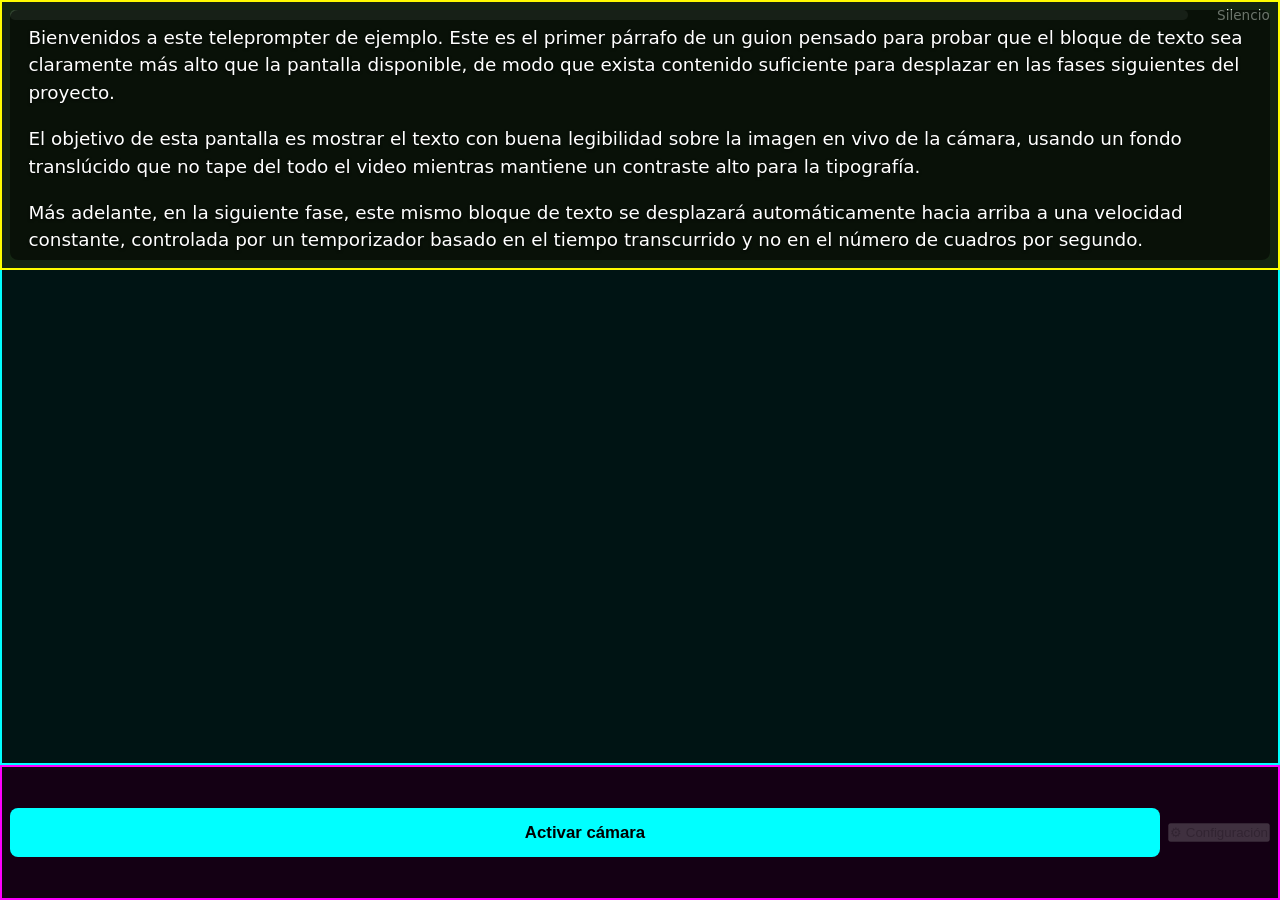
<file: index.html>
<!DOCTYPE html>
<html lang="es">
<head>
  <meta charset="UTF-8">
  <meta name="viewport" content="width=device-width, initial-scale=1, viewport-fit=cover">
  <meta name="apple-mobile-web-app-capable" content="yes">
  <meta name="apple-mobile-web-app-status-bar-style" content="black-translucent">
  <meta name="apple-mobile-web-app-title" content="Teleprompter">
  <link rel="manifest" href="manifest.json">
  <link rel="apple-touch-icon" href="apple-touch-icon.png">
  <link rel="icon" href="icons/icon-192.png">
  <title>Teleprompter</title>
  <link rel="stylesheet" href="css/estilos.css">
</head>
<body>
  <div id="zona-camara">
    <video id="video-camara" autoplay playsinline muted></video>
    <p id="mensaje-camara" role="alert" hidden></p>
    <span id="indicador-grabando" hidden>● Grabando</span>
  </div>
  <div id="zona-texto">
    <div id="teleprompter-contenedor">
      <div id="teleprompter-texto"></div>
    </div>
  </div>
  <div id="zona-controles">
    <!-- T12, punto 1: dos botones grandes y prominentes que se turnan en el
         mismo lugar — "Activar cámara" se oculta y "Grabar" aparece en su
         lugar tras el primer gesto de usuario exitoso (getUserMedia). Los
         demás controles arrancan disabled y solo se habilitan cuando
         getUserMedia resuelve con éxito (ver js/camara.js). -->
    <button id="btn-activar-camara" type="button" class="boton-principal">Activar cámara</button>
    <button id="btn-grabar" type="button" class="boton-principal" hidden>Grabar</button>
    <button id="btn-alternar-config" type="button" disabled>⚙ Configuración</button>
  </div>

  <div id="panel-config" hidden>
    <button id="btn-modo-voz" type="button" aria-pressed="true" disabled>Modo voz: ON</button>
    <button id="btn-play-pausa" type="button" disabled>Play</button>
    <button id="btn-reiniciar" type="button" disabled>Reiniciar</button>
    <button id="btn-alternar-editor" type="button" disabled>Editar guion</button>
    <button id="btn-alternar-ajustes" type="button" disabled>Ajustes</button>
  </div>

  <div id="zona-voz">
    <p id="mensaje-voz" role="alert" hidden></p>
    <div id="contenedor-nivel-voz">
      <div id="barra-nivel-voz"></div>
    </div>
    <span id="indicador-estado-voz">Silencio</span>
  </div>

  <div id="panel-editor" hidden>
    <textarea id="textarea-guion" placeholder="Escribe o pega tu guion aquí..."></textarea>
    <div id="panel-editor-botones">
      <button id="btn-guardar-guion" type="button">Guardar</button>
      <button id="btn-cerrar-editor" type="button">Ver teleprompter</button>
    </div>
  </div>
  <div id="panel-ajustes" hidden>
    <div class="campo-ajuste">
      <label for="input-tamano-fuente">Tamaño de fuente</label>
      <input id="input-tamano-fuente" type="range" min="0.8" max="3" step="0.05">
    </div>
    <div class="campo-ajuste">
      <label for="input-color-texto">Color del texto</label>
      <input id="input-color-texto" type="color">
    </div>
    <div class="campo-ajuste">
      <label for="input-opacidad-fondo">Opacidad del fondo</label>
      <input id="input-opacidad-fondo" type="range" min="0" max="1" step="0.05">
    </div>
    <div class="campo-ajuste">
      <label for="input-proporcion-camara">Altura del texto superpuesto</label>
      <input id="input-proporcion-camara" type="range" min="15" max="50" step="1">
    </div>
    <div class="campo-ajuste">
      <label for="input-velocidad-base">Velocidad del teleprompter</label>
      <input id="input-velocidad-base" type="range" min="12" max="100" step="1">
    </div>
    <div class="campo-ajuste">
      <label for="select-lente-camara">Cámara / lente</label>
      <select id="select-lente-camara">
        <option value="user">Frontal</option>
        <option value="environment">Trasera</option>
      </select>
    </div>
    <!-- T13, punto 2: preview en vivo, aislado del teleprompter real (no
         depende de js/teleprompter.js) para no interferir con una grabación
         en curso. Se actualiza con las mismas variables CSS y tiene su
         propio ciclo de scroll con la velocidad configurada. -->
    <div class="campo-ajuste" id="campo-preview-ajustes">
      <label for="preview-ajustes-contenedor">Vista previa</label>
      <div id="preview-ajustes-contenedor">
        <div id="preview-ajustes-texto">Así se verá tu guion mientras hablas.</div>
      </div>
    </div>
    <button id="btn-cerrar-ajustes" type="button">Cerrar ajustes</button>
  </div>

  <!-- T14, punto 2: modal obligatorio a pantalla completa. Arranca hidden;
       solo se muestra al detener una grabación (js/camara.js). No tiene
       forma de cerrarse aparte de los dos botones — sin click-fuera, sin
       Escape, sin X. #enlace-descarga se mantiene como mecanismo real detrás
       de "Descargar" (click programático desde camara.js), oculto del layout
       visual (el botón es el que se ve). -->
  <div id="zona-resultado" hidden>
    <video id="video-resultado" controls></video>
    <div id="zona-resultado-botones">
      <button id="btn-descargar-resultado" type="button">Descargar</button>
      <button id="btn-descartar-resultado" type="button">Descartar y grabar de nuevo</button>
    </div>
    <a id="enlace-descarga" download="grabacion.webm" hidden></a>
  </div>

  <script type="module" src="js/camara.js"></script>
  <script type="module" src="js/voz.js"></script>
  <script type="module" src="js/teleprompter.js"></script>
  <script type="module" src="js/editor.js"></script>
  <script type="module" src="js/ajustes.js"></script>
</body>
</html>
</file>
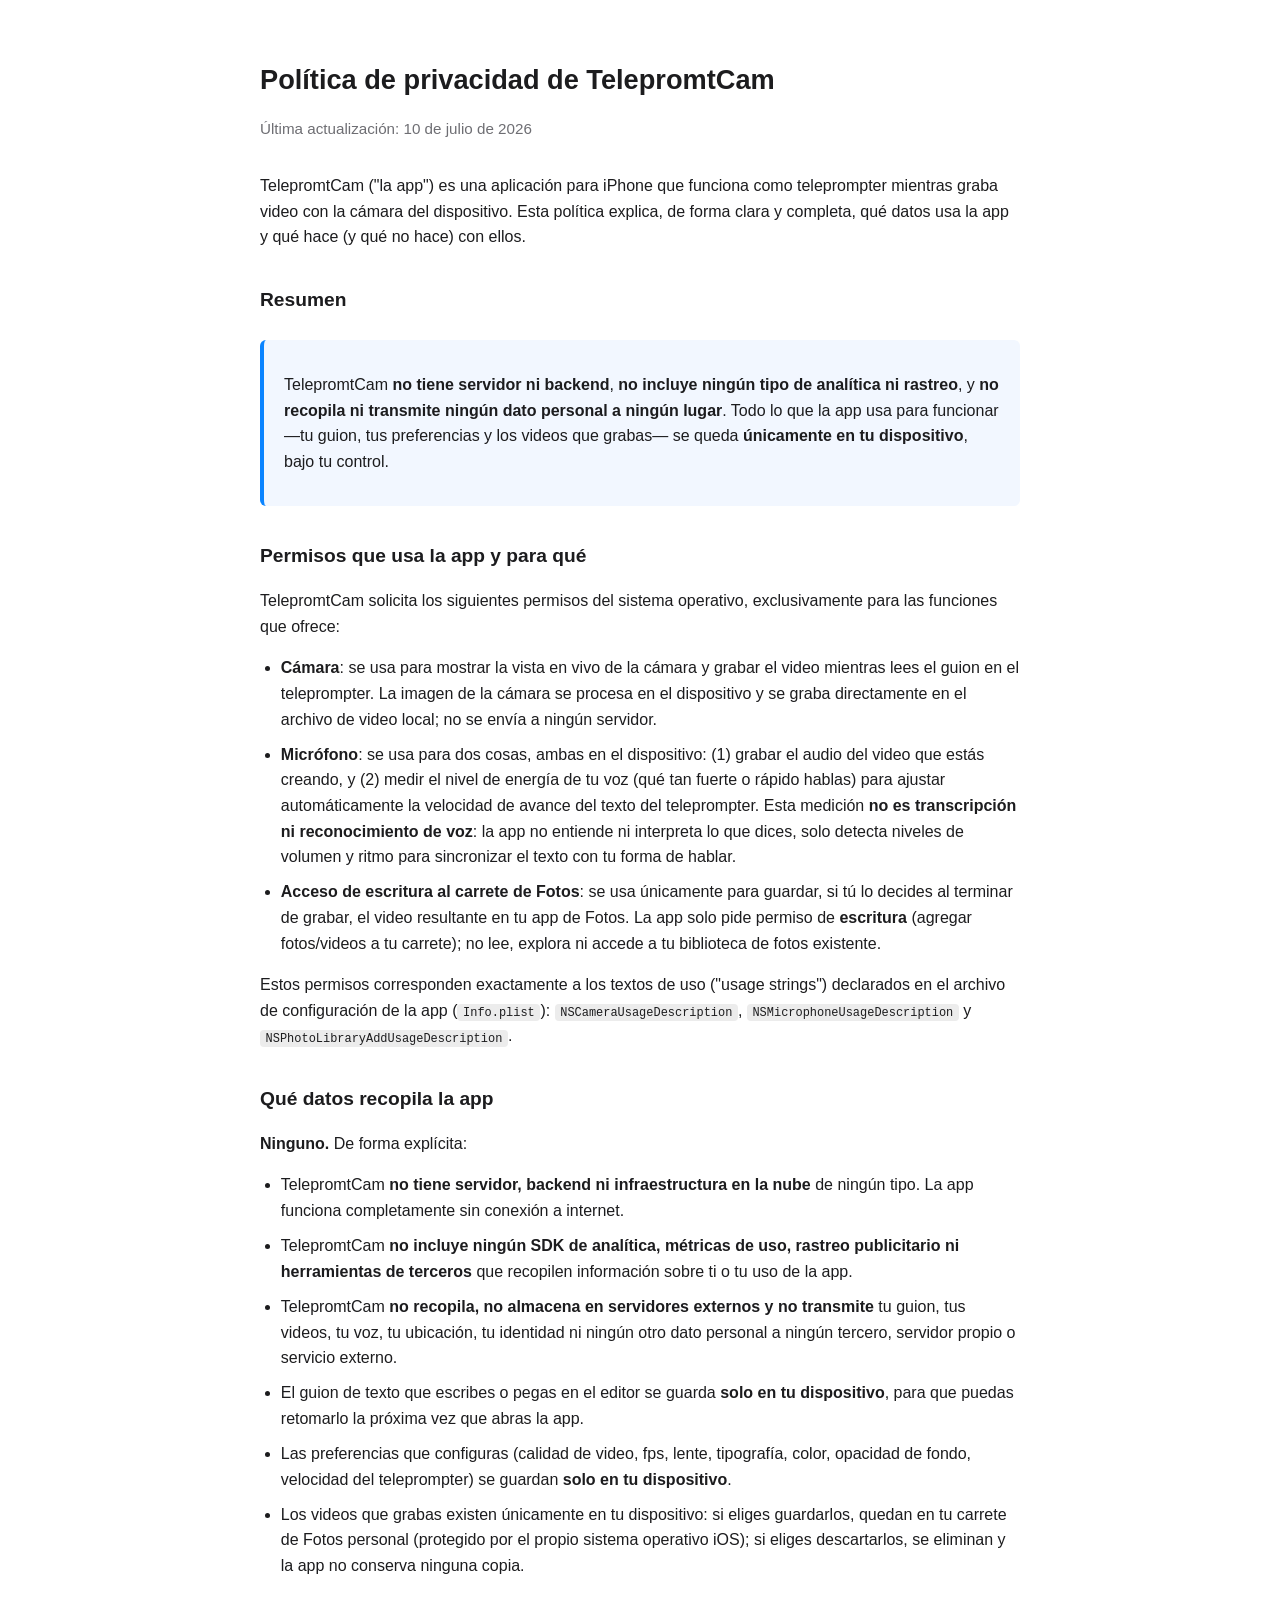
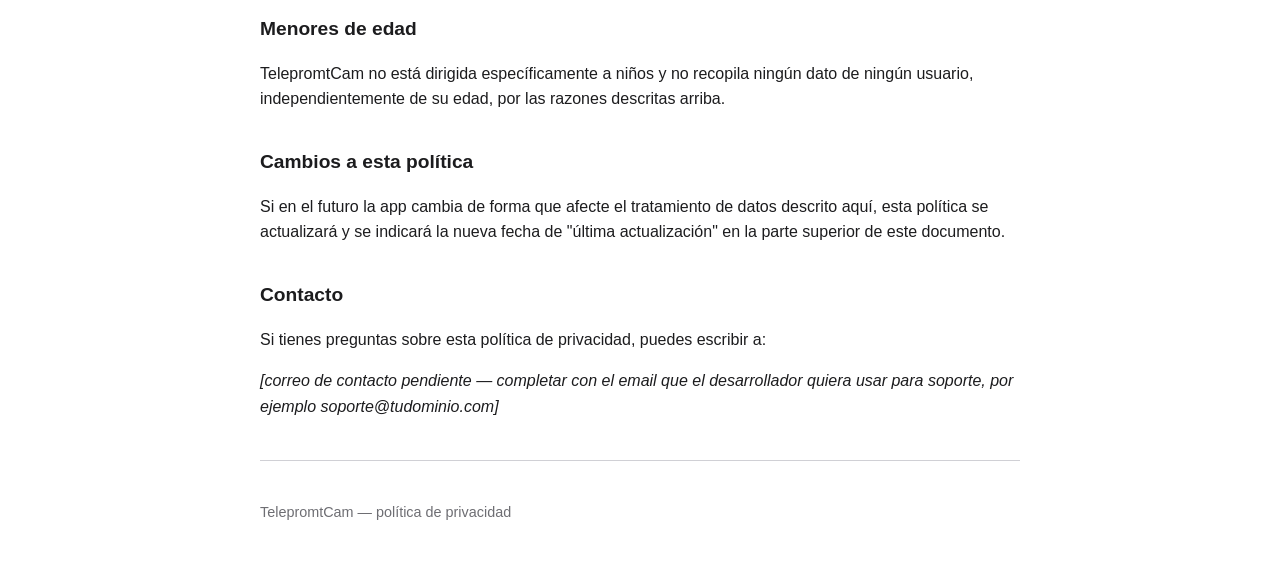
<file: privacidad.html>
<!DOCTYPE html>
<html lang="es">
<head>
<meta charset="UTF-8">
<meta name="viewport" content="width=device-width, initial-scale=1.0">
<title>Política de privacidad — TelepromtCam</title>
<style>
  :root {
    color-scheme: light dark;
  }
  body {
    font-family: -apple-system, BlinkMacSystemFont, "Segoe UI", Roboto, Helvetica, Arial, sans-serif;
    max-width: 760px;
    margin: 0 auto;
    padding: 2.5rem 1.5rem 4rem;
    line-height: 1.6;
    color: #1c1c1e;
    background: #ffffff;
  }
  @media (prefers-color-scheme: dark) {
    body { color: #f2f2f7; background: #0d0d0f; }
    a { color: #6ea8fe; }
    .callout { background: #1c1c1f; border-left-color: #6ea8fe; }
    hr { border-color: #333; }
  }
  h1 {
    font-size: 1.7rem;
    margin-bottom: 0.25rem;
  }
  h2 {
    font-size: 1.2rem;
    margin-top: 2.2rem;
  }
  .updated {
    color: #6e6e73;
    font-size: 0.95rem;
    margin-bottom: 2rem;
  }
  .callout {
    background: #f2f7ff;
    border-left: 4px solid #0a84ff;
    padding: 1rem 1.25rem;
    border-radius: 6px;
    margin: 1.5rem 0;
  }
  ul {
    padding-left: 1.3rem;
  }
  li {
    margin-bottom: 0.6rem;
  }
  code {
    background: rgba(127,127,127,0.15);
    padding: 0.1rem 0.35rem;
    border-radius: 4px;
    font-size: 0.92em;
  }
  hr {
    margin: 2.5rem 0;
    border: none;
    border-top: 1px solid #d0d0d5;
  }
  footer {
    color: #6e6e73;
    font-size: 0.9rem;
  }
</style>
</head>
<body>

<h1>Política de privacidad de TelepromtCam</h1>
<p class="updated">Última actualización: 10 de julio de 2026</p>

<p>TelepromtCam ("la app") es una aplicación para iPhone que funciona como teleprompter mientras
graba video con la cámara del dispositivo. Esta política explica, de forma clara y completa, qué
datos usa la app y qué hace (y qué no hace) con ellos.</p>

<h2>Resumen</h2>
<div class="callout">
  <p>TelepromtCam <strong>no tiene servidor ni backend</strong>, <strong>no incluye ningún tipo de
  analítica ni rastreo</strong>, y <strong>no recopila ni transmite ningún dato personal a ningún
  lugar</strong>. Todo lo que la app usa para funcionar —tu guion, tus preferencias y los videos que
  grabas— se queda <strong>únicamente en tu dispositivo</strong>, bajo tu control.</p>
</div>

<h2>Permisos que usa la app y para qué</h2>
<p>TelepromtCam solicita los siguientes permisos del sistema operativo, exclusivamente para las
funciones que ofrece:</p>
<ul>
  <li><strong>Cámara</strong>: se usa para mostrar la vista en vivo de la cámara y grabar el video
  mientras lees el guion en el teleprompter. La imagen de la cámara se procesa en el dispositivo y
  se graba directamente en el archivo de video local; no se envía a ningún servidor.</li>
  <li><strong>Micrófono</strong>: se usa para dos cosas, ambas en el dispositivo: (1) grabar el audio
  del video que estás creando, y (2) medir el nivel de energía de tu voz (qué tan fuerte o rápido
  hablas) para ajustar automáticamente la velocidad de avance del texto del teleprompter. Esta
  medición <strong>no es transcripción ni reconocimiento de voz</strong>: la app no entiende ni
  interpreta lo que dices, solo detecta niveles de volumen y ritmo para sincronizar el texto con tu
  forma de hablar.</li>
  <li><strong>Acceso de escritura al carrete de Fotos</strong>: se usa únicamente para guardar, si tú
  lo decides al terminar de grabar, el video resultante en tu app de Fotos. La app solo pide permiso
  de <strong>escritura</strong> (agregar fotos/videos a tu carrete); no lee, explora ni accede a tu
  biblioteca de fotos existente.</li>
</ul>
<p>Estos permisos corresponden exactamente a los textos de uso ("usage strings") declarados en el
archivo de configuración de la app (<code>Info.plist</code>): <code>NSCameraUsageDescription</code>,
<code>NSMicrophoneUsageDescription</code> y <code>NSPhotoLibraryAddUsageDescription</code>.</p>

<h2>Qué datos recopila la app</h2>
<p><strong>Ninguno.</strong> De forma explícita:</p>
<ul>
  <li>TelepromtCam <strong>no tiene servidor, backend ni infraestructura en la nube</strong> de
  ningún tipo. La app funciona completamente sin conexión a internet.</li>
  <li>TelepromtCam <strong>no incluye ningún SDK de analítica, métricas de uso, rastreo publicitario
  ni herramientas de terceros</strong> que recopilen información sobre ti o tu uso de la app.</li>
  <li>TelepromtCam <strong>no recopila, no almacena en servidores externos y no transmite</strong> tu
  guion, tus videos, tu voz, tu ubicación, tu identidad ni ningún otro dato personal a ningún
  tercero, servidor propio o servicio externo.</li>
  <li>El guion de texto que escribes o pegas en el editor se guarda <strong>solo en tu
  dispositivo</strong>, para que puedas retomarlo la próxima vez que abras la app.</li>
  <li>Las preferencias que configuras (calidad de video, fps, lente, tipografía, color, opacidad de
  fondo, velocidad del teleprompter) se guardan <strong>solo en tu dispositivo</strong>.</li>
  <li>Los videos que grabas existen únicamente en tu dispositivo: si eliges guardarlos, quedan en tu
  carrete de Fotos personal (protegido por el propio sistema operativo iOS); si eliges
  descartarlos, se eliminan y la app no conserva ninguna copia.</li>
</ul>

<h2>Menores de edad</h2>
<p>TelepromtCam no está dirigida específicamente a niños y no recopila ningún dato de ningún
usuario, independientemente de su edad, por las razones descritas arriba.</p>

<h2>Cambios a esta política</h2>
<p>Si en el futuro la app cambia de forma que afecte el tratamiento de datos descrito aquí, esta
política se actualizará y se indicará la nueva fecha de "última actualización" en la parte superior
de este documento.</p>

<h2>Contacto</h2>
<p>Si tienes preguntas sobre esta política de privacidad, puedes escribir a:</p>
<p><em>[correo de contacto pendiente — completar con el email que el desarrollador quiera usar para
soporte, por ejemplo soporte@tudominio.com]</em></p>

<hr>
<footer>TelepromtCam — política de privacidad</footer>

</body>
</html>
</file>
<file: css/estilos.css>
* {
  margin: 0;
  padding: 0;
  box-sizing: border-box;
}

html, body {
  width: 100%;
  height: 100%;
  overflow: hidden;
  font-family: -apple-system, system-ui, sans-serif;
  background: #000;
}

:root {
  --tp-font-size: 1.15rem;
  --tp-color-texto: #ffffff;
  --tp-opacidad-fondo: 0.55;
  /* T13, punto 1: cambio de semántica respecto a T10. Antes repartía el 85%
     disponible entre #zona-camara y #zona-texto como dos zonas apiladas sin
     solapamiento. Ahora el texto se SUPERPONE sobre la franja superior de
     #zona-camara (que ocupa casi toda la pantalla, menos #zona-controles fijo
     abajo). --tp-proporcion-camara pasa a significar: porcentaje de la altura
     TOTAL de pantalla que ocupa la franja de texto superpuesta (antes era el
     % de cámara dentro del 85%). Valor bajo = franja de texto más baja/corta;
     valor alto = franja más alta/más líneas visibles. El slider (js/ajustes.js)
     limita el rango a [15, 50] para que el texto no desaparezca (mínimo
     razonable para 1-2 líneas) ni tape los controles fijos del 15% inferior.
     acotarProporcionCamara() en JS aplica el mismo límite como red de
     seguridad por si se carga un valor fuera de rango desde localStorage. */
  --tp-proporcion-camara: 30;
}

#zona-camara {
  position: absolute;
  top: 0;
  left: 0;
  width: 100%;
  /* T13, punto 1: la cámara ocupa prácticamente toda la pantalla disponible,
     dejando solo el 15% fijo de #zona-controles abajo. El texto ya no le
     resta espacio propio: se superpone encima. */
  height: 85%;
  border: 2px solid #0ff;
  background: rgba(0, 255, 255, 0.08);
  overflow: hidden;
  /* T11: evita que el borde superior / indicador de grabación queden bajo el
     notch o la isla dinámica en iOS (safe-area). Fallback 0px para navegadores
     sin soporte de env(). */
  padding-top: env(safe-area-inset-top, 0px);
  padding-left: env(safe-area-inset-left, 0px);
  padding-right: env(safe-area-inset-right, 0px);
}

#video-camara {
  width: 100%;
  height: 100%;
  object-fit: cover;
  display: block;
}

#mensaje-camara {
  position: absolute;
  top: 50%;
  left: 50%;
  transform: translate(-50%, -50%);
  width: 85%;
  text-align: center;
  color: #fff;
  background: rgba(0, 0, 0, 0.7);
  padding: 0.75em 1em;
  border-radius: 8px;
  font-size: 0.95rem;
}

#zona-texto {
  /* T13, punto 1: el texto ya NO es una zona apilada debajo de la cámara —
     se superpone sobre la franja superior de #zona-camara (mismo top: 0),
     con z-index por encima de #video-camara para quedar legible encima del
     video en vivo. Su altura la controla --tp-proporcion-camara como % de la
     pantalla completa (ver comentario en :root). */
  position: absolute;
  top: 0;
  left: 0;
  width: 100%;
  height: calc(var(--tp-proporcion-camara) * 1%);
  z-index: 5;
  border: 2px solid #ff0;
  background: rgba(255, 255, 0, 0.08);
  padding: 0.5em;
  /* Mismo motivo que #zona-camara: que el texto no quede bajo el notch/isla
     dinámica en iOS. */
  padding-top: calc(0.5em + env(safe-area-inset-top, 0px));
  padding-left: calc(0.5em + env(safe-area-inset-left, 0px));
  padding-right: calc(0.5em + env(safe-area-inset-right, 0px));
}

#teleprompter-contenedor {
  width: 100%;
  height: 100%;
  overflow: hidden;
  border-radius: 8px;
  background: rgba(0, 0, 0, var(--tp-opacidad-fondo));
}

#teleprompter-texto {
  width: 100%;
  padding: 0.75em 1em;
  color: var(--tp-color-texto);
  font-size: var(--tp-font-size);
  line-height: 1.5;
  font-weight: 500;
  text-shadow: 0 1px 3px rgba(0, 0, 0, 0.8);
  will-change: transform;
}

#teleprompter-texto p {
  margin-bottom: 1em;
}

#teleprompter-texto p:last-child {
  margin-bottom: 0;
}

#zona-controles {
  position: absolute;
  top: 85%;
  left: 0;
  width: 100%;
  height: 15%;
  border: 2px solid #f0f;
  background: rgba(255, 0, 255, 0.08);
  display: flex;
  align-items: center;
  gap: 0.5em;
  padding: 0.5em;
  /* T11: evita que los botones queden bajo la barra de gestos inferior de
     iOS (home indicator) en modo standalone. Fallback 0px sin soporte env(). */
  padding-bottom: calc(0.5em + env(safe-area-inset-bottom, 0px));
  padding-left: calc(0.5em + env(safe-area-inset-left, 0px));
  padding-right: calc(0.5em + env(safe-area-inset-right, 0px));
}

#btn-grabar:disabled,
button:disabled {
  opacity: 0.5;
  cursor: not-allowed;
}

/* T12, punto 1: botón principal grande y prominente (Activar cámara / Grabar). */
.boton-principal {
  flex: 1;
  padding: 0.85em;
  font-size: 1.05rem;
  font-weight: 600;
  border-radius: 8px;
  border: none;
  background: #0ff;
  color: #000;
}

#btn-grabar.boton-principal {
  background: #ff3b3b;
  color: #fff;
}

/* T12, punto 6: panel secundario (Modo voz/Play-Pausa/Reiniciar/Editar guion/
   Ajustes) oculto por defecto, reusando el patrón de panel de T6/T9. */
#panel-config {
  position: absolute;
  bottom: calc(15% + env(safe-area-inset-bottom, 0px));
  left: 0;
  width: 100%;
  z-index: 15;
  display: flex;
  flex-wrap: wrap;
  gap: 0.5em;
  padding: 0.75em;
  background: rgba(17, 17, 17, 0.95);
  border-top: 2px solid #f0f;
}

#panel-config[hidden] {
  display: none;
}

#panel-config button {
  flex: 1 1 auto;
  padding: 0.6em;
}

/* T14, punto 3: indicador de "grabando" — antes era un bloque de texto entero
   con fondo tenue, poco visible sobre video real. Ahora es un punto rojo
   sólido y brillante (::before) que titila con la animación existente,
   separado del texto para que este último siga legible mientras el punto
   parpadea. El fondo oscuro semitransparente del bloque da contraste sobre
   cualquier video de fondo. */
#indicador-grabando {
  display: flex;
  align-items: center;
  gap: 0.4em;
  position: absolute;
  top: 0.5em;
  right: 0.5em;
  color: #fff;
  background: rgba(0, 0, 0, 0.65);
  padding: 0.3em 0.7em 0.3em 0.55em;
  border-radius: 12px;
  font-size: 0.85rem;
}

/* Bug reportado por el usuario: el indicador se veía activo con solo activar
   la cámara, sin estar grabando. Causa: el `display: flex` de arriba (un
   selector de ID, alta especificidad) le ganaba al `display: none` del
   navegador para `[hidden]` (regla de baja especificidad del user-agent
   stylesheet) — así que `indicadorGrabando.hidden = true` en JS no ocultaba
   nada. Mismo patrón de fix que ya usan #panel-config/#panel-editor/
   #zona-resultado en este archivo. */
#indicador-grabando[hidden] {
  display: none;
}

#indicador-grabando::before {
  content: "";
  display: inline-block;
  width: 13px;
  height: 13px;
  border-radius: 50%;
  background: #ff0000;
  box-shadow: 0 0 6px 1px rgba(255, 0, 0, 0.8);
  animation: parpadeo-grabando 1s infinite;
  flex-shrink: 0;
}

@keyframes parpadeo-grabando {
  0%, 100% { opacity: 1; }
  50% { opacity: 0.25; }
}

/* T14, punto 2: modal obligatorio a pantalla completa para el resultado de la
   grabación. Reemplaza la franja fija anterior (position:fixed bottom,
   max-height:0 que crecía con :has()). Ahora es un overlay que cubre toda la
   pantalla con fondo oscuro semi-opaco; arranca hidden (ver index.html) y
   solo js/camara.js lo muestra/oculta — sin CSS de cierre por click-fuera. */
#zona-resultado {
  position: fixed;
  top: 0;
  left: 0;
  width: 100%;
  height: 100%;
  z-index: 30;
  background: rgba(0, 0, 0, 0.9);
  display: flex;
  flex-direction: column;
  align-items: center;
  justify-content: center;
  gap: 1em;
  padding: 1em;
  padding-top: calc(1em + env(safe-area-inset-top, 0px));
  padding-bottom: calc(1em + env(safe-area-inset-bottom, 0px));
}

#zona-resultado[hidden] {
  display: none;
}

#video-resultado {
  width: 100%;
  max-width: 480px;
  max-height: 65vh;
  display: block;
  border-radius: 8px;
  background: #000;
}

#zona-resultado-botones {
  display: flex;
  width: 100%;
  max-width: 480px;
  gap: 0.75em;
}

#zona-resultado-botones button {
  flex: 1;
  padding: 0.85em;
  font-size: 1rem;
  font-weight: 600;
  border-radius: 8px;
  border: none;
}

#btn-descargar-resultado {
  background: #0ff;
  color: #000;
}

#btn-descartar-resultado {
  background: #333;
  color: #fff;
}

#panel-editor {
  position: absolute;
  top: 0;
  left: 0;
  width: 100%;
  height: 100%;
  z-index: 20;
  background: #111;
  display: flex;
  flex-direction: column;
  padding: 1em;
  gap: 0.75em;
}

#panel-editor[hidden] {
  display: none;
}

#textarea-guion {
  flex: 1;
  width: 100%;
  resize: none;
  font-size: 1rem;
  line-height: 1.5;
  padding: 0.75em;
  border-radius: 8px;
  border: 1px solid #444;
  background: #1c1c1c;
  color: #fff;
  font-family: inherit;
}

#panel-editor-botones {
  display: flex;
  gap: 0.5em;
}

#panel-editor-botones button {
  flex: 1;
  padding: 0.75em;
}

/* T7: indicador de nivel de voz (VAD por energía) */
#zona-voz {
  display: flex;
  align-items: center;
  gap: 0.5em;
  padding: 0.5em 0.75em;
  color: #fff;
  font-size: 0.85rem;
}

#mensaje-voz {
  width: 100%;
  text-align: center;
  color: #ff6b6b;
}

#contenedor-nivel-voz {
  flex: 1;
  height: 10px;
  border-radius: 5px;
  background: rgba(255, 255, 255, 0.15);
  overflow: hidden;
}

#barra-nivel-voz {
  height: 100%;
  width: 0%;
  background: #0ff;
  transition: width 60ms linear;
}

#indicador-estado-voz {
  min-width: 5.5em;
  text-align: right;
}

#indicador-estado-voz.hablando {
  color: #0ff;
  font-weight: bold;
}

/* T9: panel de ajustes de tipografía y fondo del texto */
#panel-ajustes {
  position: absolute;
  top: 0;
  left: 0;
  width: 100%;
  height: 100%;
  z-index: 20;
  background: #111;
  color: #fff;
  display: flex;
  flex-direction: column;
  padding: 1em;
  gap: 1em;
  overflow-y: auto;
}

#panel-ajustes[hidden] {
  display: none;
}

.campo-ajuste {
  display: flex;
  flex-direction: column;
  gap: 0.35em;
}

.campo-ajuste label {
  font-size: 0.9rem;
}

.campo-ajuste input[type="range"],
.campo-ajuste input[type="color"] {
  width: 100%;
}

#btn-cerrar-ajustes {
  padding: 0.75em;
}

/* T13, punto 2: preview en vivo dentro de #panel-ajustes. Reusa las mismas
   variables CSS que el teleprompter real (--tp-font-size/--tp-color-texto/
   --tp-opacidad-fondo) para que el usuario vea el efecto exacto sin grabar.
   La animación de scroll la maneja un rAF propio y aislado en ajustes.js. */
#preview-ajustes-contenedor {
  width: 100%;
  height: 5.5em;
  overflow: hidden;
  border-radius: 8px;
  background: rgba(0, 0, 0, var(--tp-opacidad-fondo));
  border: 1px solid #333;
}

#preview-ajustes-texto {
  width: 100%;
  padding: 0.5em 0.75em;
  color: var(--tp-color-texto);
  font-size: var(--tp-font-size);
  line-height: 1.5;
  font-weight: 500;
  text-shadow: 0 1px 3px rgba(0, 0, 0, 0.8);
  will-change: transform;
}

#campo-preview-ajustes label {
  font-size: 0.9rem;
  display: block;
  margin-bottom: 0.35em;
}
</file>
